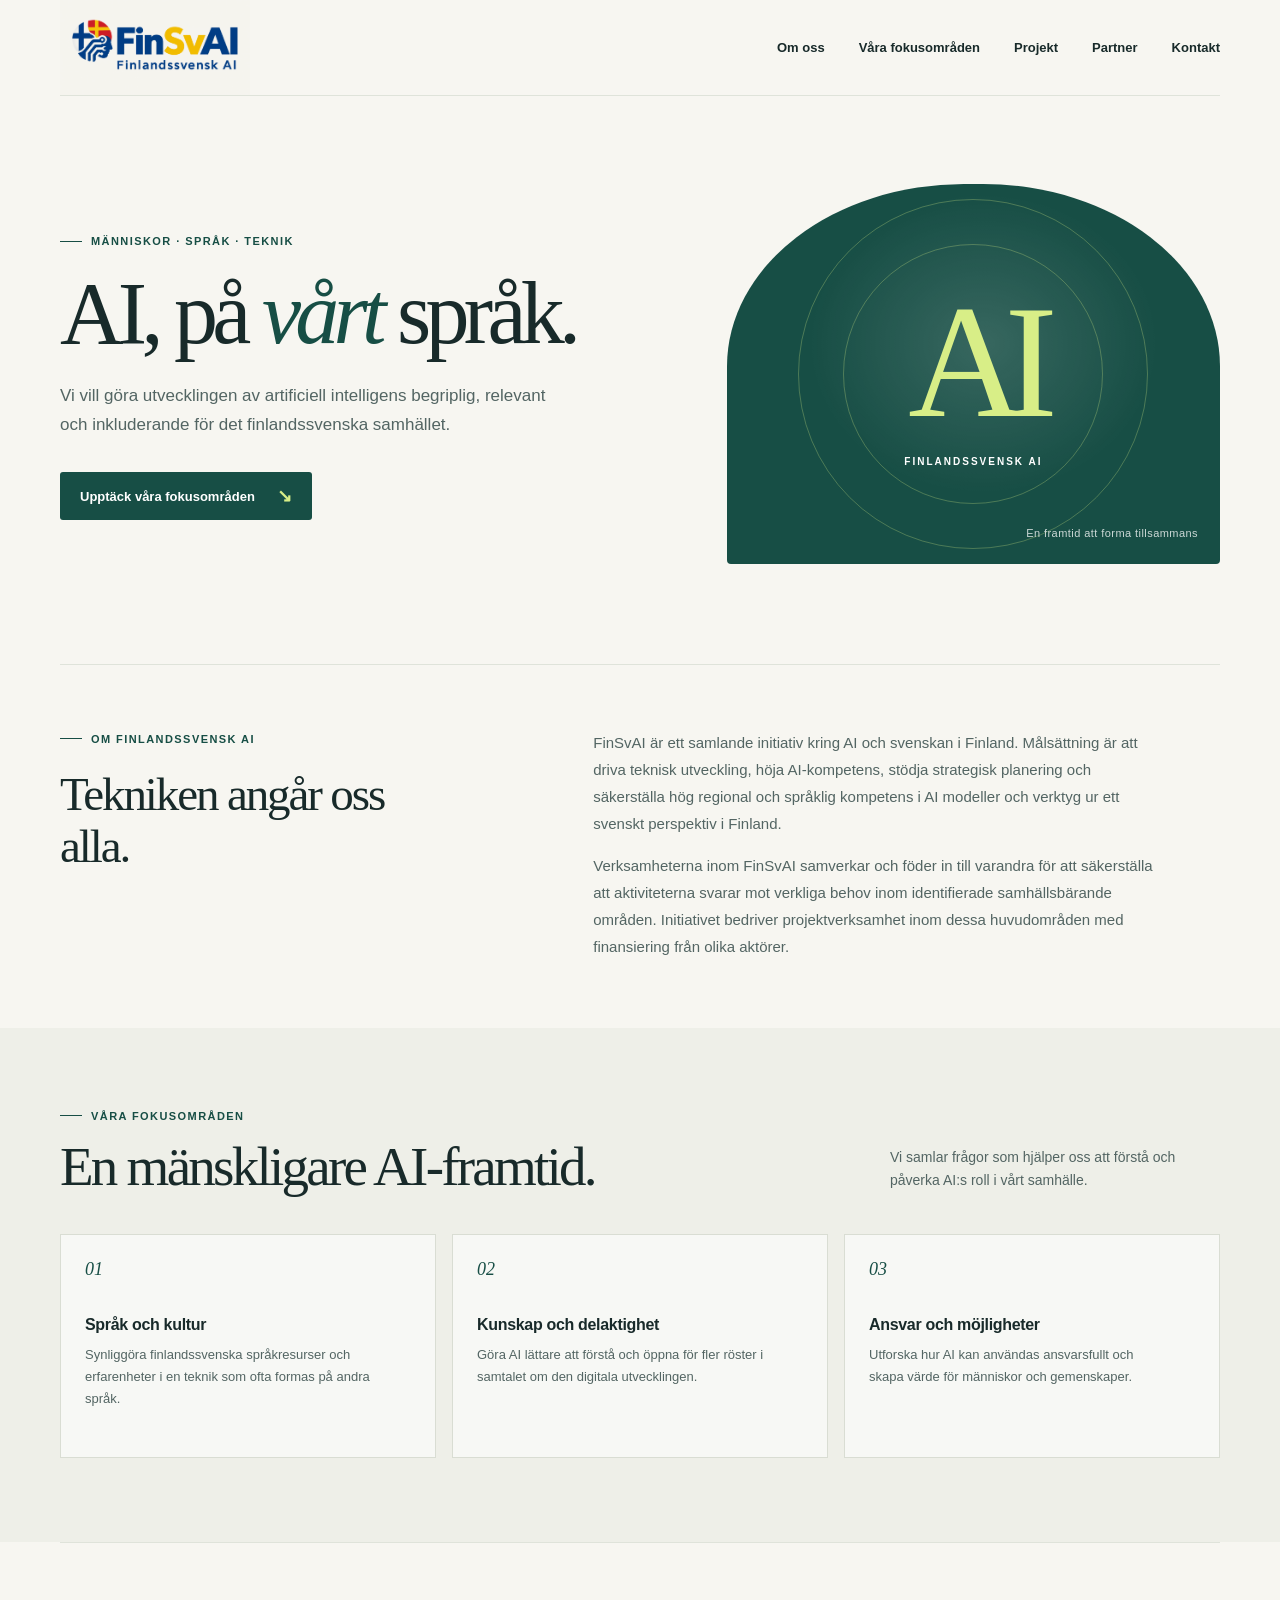
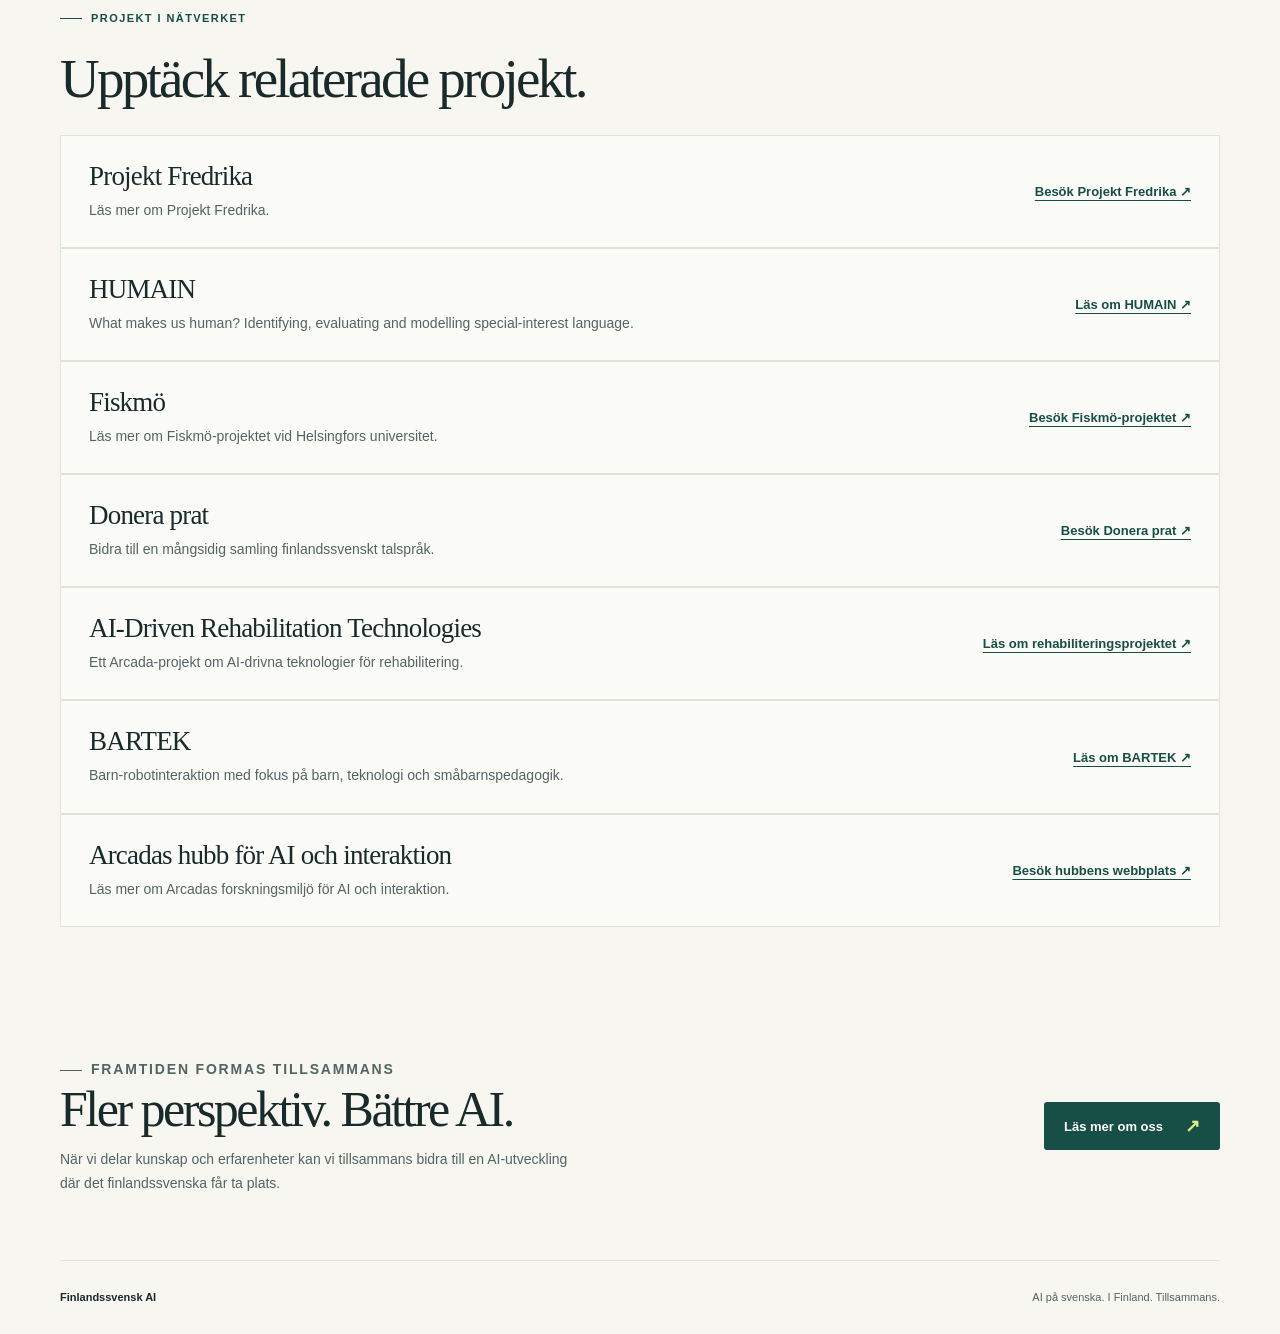
<file: index.html>
<!doctype html>
<html lang="sv">
  <head>
    <meta charset="utf-8">
    <meta name="viewport" content="width=device-width, initial-scale=1">
    <meta name="description" content="Finlandssvensk AI gör utvecklingen av artificiell intelligens begriplig, relevant och inkluderande för det finlandssvenska samhället.">
    <meta name="theme-color" content="#f7f6f1">
    <title>Finlandssvensk AI — AI på vårt språk</title>
    <link rel="stylesheet" href="index.css">
  </head>
  <body>
    <header class="site-header">
      <a class="wordmark" href="#hem" aria-label="Finlandssvensk AI, till startsidan">
        <img src="img/finsvai.png" alt="FinSvAI — Finlandssvensk AI">
      </a>
      <nav class="site-nav" aria-label="Huvudnavigation">
        <a href="#om">Om oss</a>
        <a href="#fokus">Våra fokusområden</a>
        <a href="#projekt">Projekt</a>
        <a href="partner.html">Partner</a>
        <a href="kontakt.html">Kontakt</a>
      </nav>
    </header>

    <main id="hem">
      <section class="hero" aria-labelledby="hero-title">
        <div>
          <p class="eyebrow">Människor · språk · teknik</p>
          <h1 id="hero-title">AI, på <em>vårt</em> språk.</h1>
          <p class="hero-copy">
            Vi vill göra utvecklingen av artificiell intelligens begriplig,
            relevant och inkluderande för det finlandssvenska samhället.
          </p>
          <a class="button" href="#fokus">Upptäck våra fokusområden <span aria-hidden="true">↘</span></a>
        </div>
        <div class="hero-art" aria-label="Illustration med bokstäverna AI">
          <div class="art-center">
            <strong>AI</strong>
            <span>Finlandssvensk AI</span>
          </div>
          <span class="art-note" aria-hidden="true">En framtid att forma tillsammans</span>
        </div>
      </section>

      <section class="intro" id="om" aria-labelledby="intro-title">
        <div>
          <p class="eyebrow">Om Finlandssvensk AI</p>
          <h2 id="intro-title">Tekniken angår oss alla.</h2>
        </div>
        <div class="intro-copy">
          <p>
            FinSvAI är ett samlande initiativ kring AI och svenskan i Finland.
            Målsättning är att driva teknisk utveckling, höja AI-kompetens,
            stödja strategisk planering och säkerställa hög regional och
            språklig kompetens i AI modeller och verktyg ur ett svenskt
            perspektiv i Finland.
          </p>
          <p>
            Verksamheterna inom FinSvAI samverkar och föder in till varandra
            för att säkerställa att aktiviteterna svarar mot verkliga behov
            inom identifierade samhällsbärande områden. Initiativet bedriver
            projektverksamhet inom dessa huvudområden med finansiering från
            olika aktörer.
          </p>
        </div>
      </section>

      <section class="focus" id="fokus" aria-labelledby="focus-title">
        <div class="focus-heading">
          <div>
            <p class="eyebrow">Våra fokusområden</p>
            <h2 id="focus-title">En mänskligare AI-framtid.</h2>
          </div>
          <p>
            Vi samlar frågor som hjälper oss att förstå och påverka AI:s roll
            i vårt samhälle.
          </p>
        </div>
        <div class="focus-grid">
          <article class="focus-card">
            <span class="focus-number">01</span>
            <h3>Språk och kultur</h3>
            <p>
              Synliggöra finlandssvenska språkresurser och erfarenheter i en
              teknik som ofta formas på andra språk.
            </p>
          </article>
          <article class="focus-card">
            <span class="focus-number">02</span>
            <h3>Kunskap och delaktighet</h3>
            <p>
              Göra AI lättare att förstå och öppna för fler röster i samtalet
              om den digitala utvecklingen.
            </p>
          </article>
          <article class="focus-card">
            <span class="focus-number">03</span>
            <h3>Ansvar och möjligheter</h3>
            <p>
              Utforska hur AI kan användas ansvarsfullt och skapa värde för
              människor och gemenskaper.
            </p>
          </article>
        </div>
      </section>

      <section class="projects" id="projekt" aria-labelledby="projects-title">
        <p class="eyebrow">Projekt i nätverket</p>
        <h2 id="projects-title">Upptäck relaterade projekt.</h2>
        <article class="project-card">
          <div>
            <h3>Projekt Fredrika</h3>
            <p>Läs mer om Projekt Fredrika.</p>
          </div>
          <a class="project-link" href="https://projektfredrika.fi" target="_blank" rel="noopener noreferrer">
            Besök Projekt Fredrika <span aria-hidden="true">↗</span>
          </a>
        </article>
        <article class="project-card">
          <div>
            <h3>HUMAIN</h3>
            <p>
              What makes us human? Identifying, evaluating and modelling
              special-interest language.
            </p>
          </div>
          <a class="project-link" href="https://researchportal.helsinki.fi/sv/projects/what-makes-us-human-identifying-evaluating-and-modelling-speciali/" target="_blank" rel="noopener noreferrer">
            Läs om HUMAIN <span aria-hidden="true">↗</span>
          </a>
        </article>
        <article class="project-card">
          <div>
            <h3>Fiskmö</h3>
            <p>Läs mer om Fiskmö-projektet vid Helsingfors universitet.</p>
          </div>
          <a class="project-link" href="https://blogs.helsinki.fi/fiskmo-project/" target="_blank" rel="noopener noreferrer">
            Besök Fiskmö-projektet <span aria-hidden="true">↗</span>
          </a>
        </article>
        <article class="project-card">
          <div>
            <h3>Donera prat</h3>
            <p>Bidra till en mångsidig samling finlandssvenskt talspråk.</p>
          </div>
          <a class="project-link" href="https://www.kielipankki.fi/donera-prat/" target="_blank" rel="noopener noreferrer">
            Besök Donera prat <span aria-hidden="true">↗</span>
          </a>
        </article>
        <article class="project-card">
          <div>
            <h3>AI-Driven Rehabilitation Technologies</h3>
            <p>
              Ett Arcada-projekt om AI-drivna teknologier för rehabilitering.
            </p>
          </div>
          <a class="project-link" href="https://www.arcada.fi/en/research/projects/ai-driven-rehabilitation-technologies" target="_blank" rel="noopener noreferrer">
            Läs om rehabiliteringsprojektet <span aria-hidden="true">↗</span>
          </a>
        </article>
        <article class="project-card">
          <div>
            <h3>BARTEK</h3>
            <p>
              Barn-robotinteraktion med fokus på barn, teknologi och
              småbarnspedagogik.
            </p>
          </div>
          <a class="project-link" href="https://www.arcada.fi/sv/forskning/projekt/barn-robotinteraktion-ett-projekt-med-fokus-pa-barn-teknologi-och-smabarnspedagogik-bartek" target="_blank" rel="noopener noreferrer">
            Läs om BARTEK <span aria-hidden="true">↗</span>
          </a>
        </article>
        <article class="project-card">
          <div>
            <h3>Arcadas hubb för AI och interaktion</h3>
            <p>
              Läs mer om Arcadas forskningsmiljö för AI och interaktion.
            </p>
          </div>
          <a class="project-link" href="https://www.arcada.fi/sv/forskning/miljoer/arcadas-hubb-ai-och-interaktion" target="_blank" rel="noopener noreferrer">
            Besök hubbens webbplats <span aria-hidden="true">↗</span>
          </a>
        </article>
      </section>

      <section class="closing" aria-labelledby="closing-title">
        <div>
          <p class="eyebrow">Framtiden formas tillsammans</p>
          <h2 id="closing-title">Fler perspektiv. Bättre AI.</h2>
          <p>
            När vi delar kunskap och erfarenheter kan vi tillsammans bidra
            till en AI-utveckling där det finlandssvenska får ta plats.
          </p>
        </div>
        <a class="button" href="#om">Läs mer om oss <span aria-hidden="true">↗</span></a>
      </section>
    </main>

    <footer class="site-footer">
      <span class="footer-name">Finlandssvensk AI</span>
      <span>AI på svenska. I Finland. Tillsammans.</span>
    </footer>
  </body>
</html>
</file>
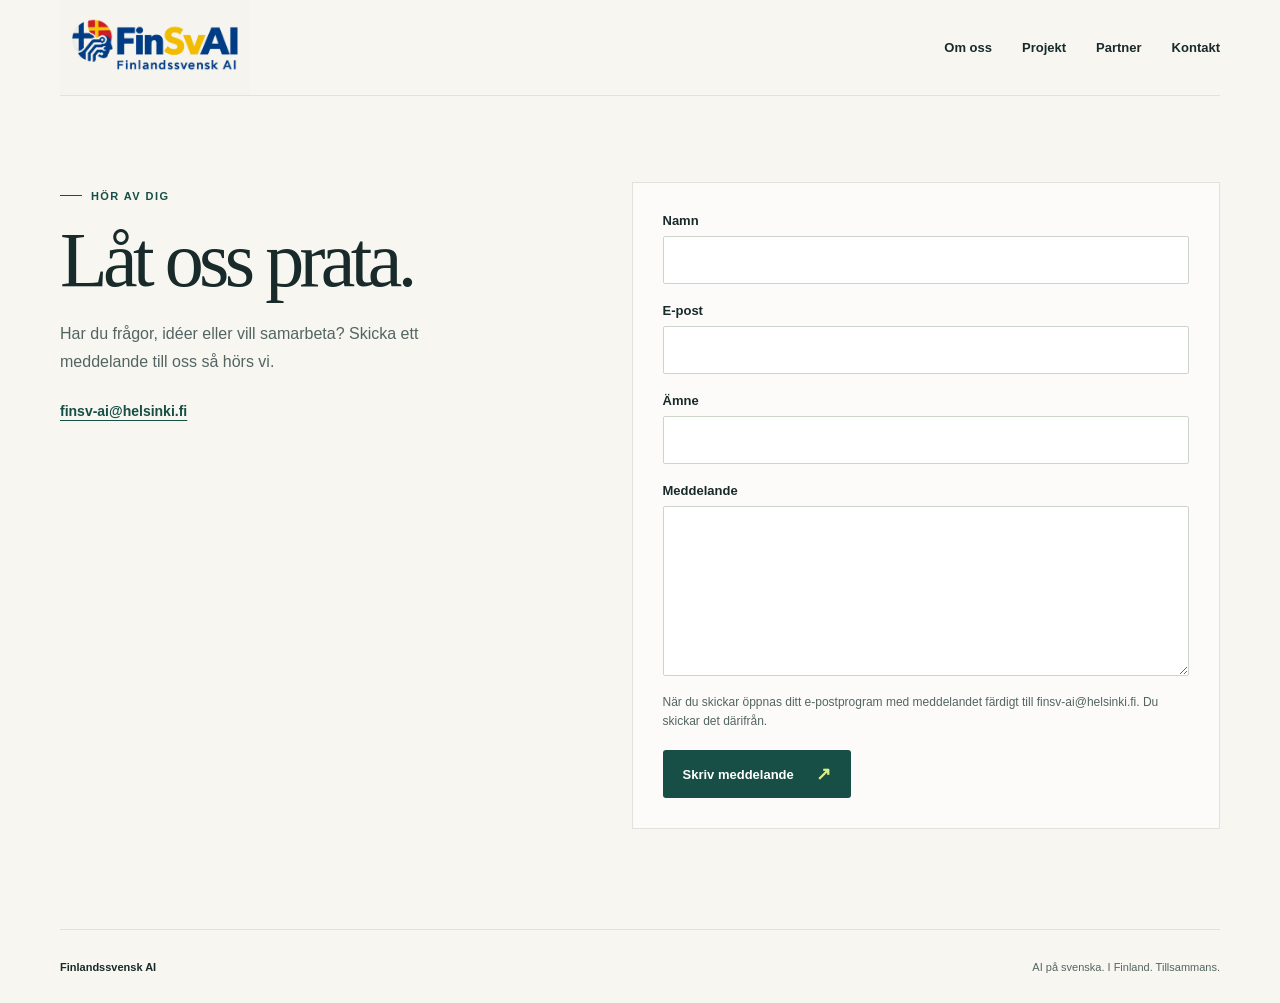
<file: kontakt.html>
<!doctype html>
<html lang="sv">
  <head>
    <meta charset="utf-8">
    <meta name="viewport" content="width=device-width, initial-scale=1">
    <meta name="description" content="Kontakta Finlandssvensk AI.">
    <meta name="theme-color" content="#f7f6f1">
    <title>Kontakt — Finlandssvensk AI</title>
    <link rel="stylesheet" href="kontakt.css">
  </head>
  <body>
    <header class="site-header">
      <a class="wordmark" href="index.html" aria-label="Finlandssvensk AI, till startsidan">
        <img src="img/finsvai.png" alt="FinSvAI — Finlandssvensk AI">
      </a>
      <nav class="site-nav" aria-label="Huvudnavigation">
        <a href="index.html#om">Om oss</a>
        <a href="index.html#projekt">Projekt</a>
        <a href="partner.html">Partner</a>
        <a href="kontakt.html" aria-current="page">Kontakt</a>
      </nav>
    </header>

    <main>
      <div class="contact-layout">
        <section aria-labelledby="contact-title">
          <p class="eyebrow">Hör av dig</p>
          <h1 id="contact-title">Låt oss prata.</h1>
          <p class="intro">
            Har du frågor, idéer eller vill samarbeta? Skicka ett meddelande
            till oss så hörs vi.
          </p>
          <a class="email-link" href="mailto:finsv-ai@helsinki.fi">finsv-ai@helsinki.fi</a>
        </section>

        <form class="contact-form" id="contact-form" action="mailto:finsv-ai@helsinki.fi" method="post" enctype="text/plain">
          <div class="field">
            <label for="name">Namn</label>
            <input id="name" name="name" type="text" autocomplete="name" required>
          </div>
          <div class="field">
            <label for="email">E-post</label>
            <input id="email" name="email" type="email" autocomplete="email" required>
          </div>
          <div class="field">
            <label for="subject">Ämne</label>
            <input id="subject" name="subject" type="text" required>
          </div>
          <div class="field">
            <label for="message">Meddelande</label>
            <textarea id="message" name="message" rows="6" required></textarea>
          </div>
          <p class="form-note">
            När du skickar öppnas ditt e-postprogram med meddelandet färdigt
            till finsv-ai@helsinki.fi. Du skickar det därifrån.
          </p>
          <button class="button" type="submit">Skriv meddelande <span aria-hidden="true">↗</span></button>
        </form>
      </div>
    </main>

    <footer class="site-footer">
      <span class="footer-name">Finlandssvensk AI</span>
      <span>AI på svenska. I Finland. Tillsammans.</span>
    </footer>

    <script>
      document.getElementById("contact-form").addEventListener("submit", (event) => {
        event.preventDefault();
        const form = event.currentTarget;
        const data = new FormData(form);
        const subject = `[FinSvAI] ${data.get("subject")}`;
        const body = [
          `Namn: ${data.get("name")}`,
          `E-post: ${data.get("email")}`,
          "",
          data.get("message"),
        ].join("\n");
        window.location.href =
          `mailto:finsv-ai@helsinki.fi?subject=${encodeURIComponent(subject)}&body=${encodeURIComponent(body)}`;
      });
    </script>
  </body>
</html>
</file>
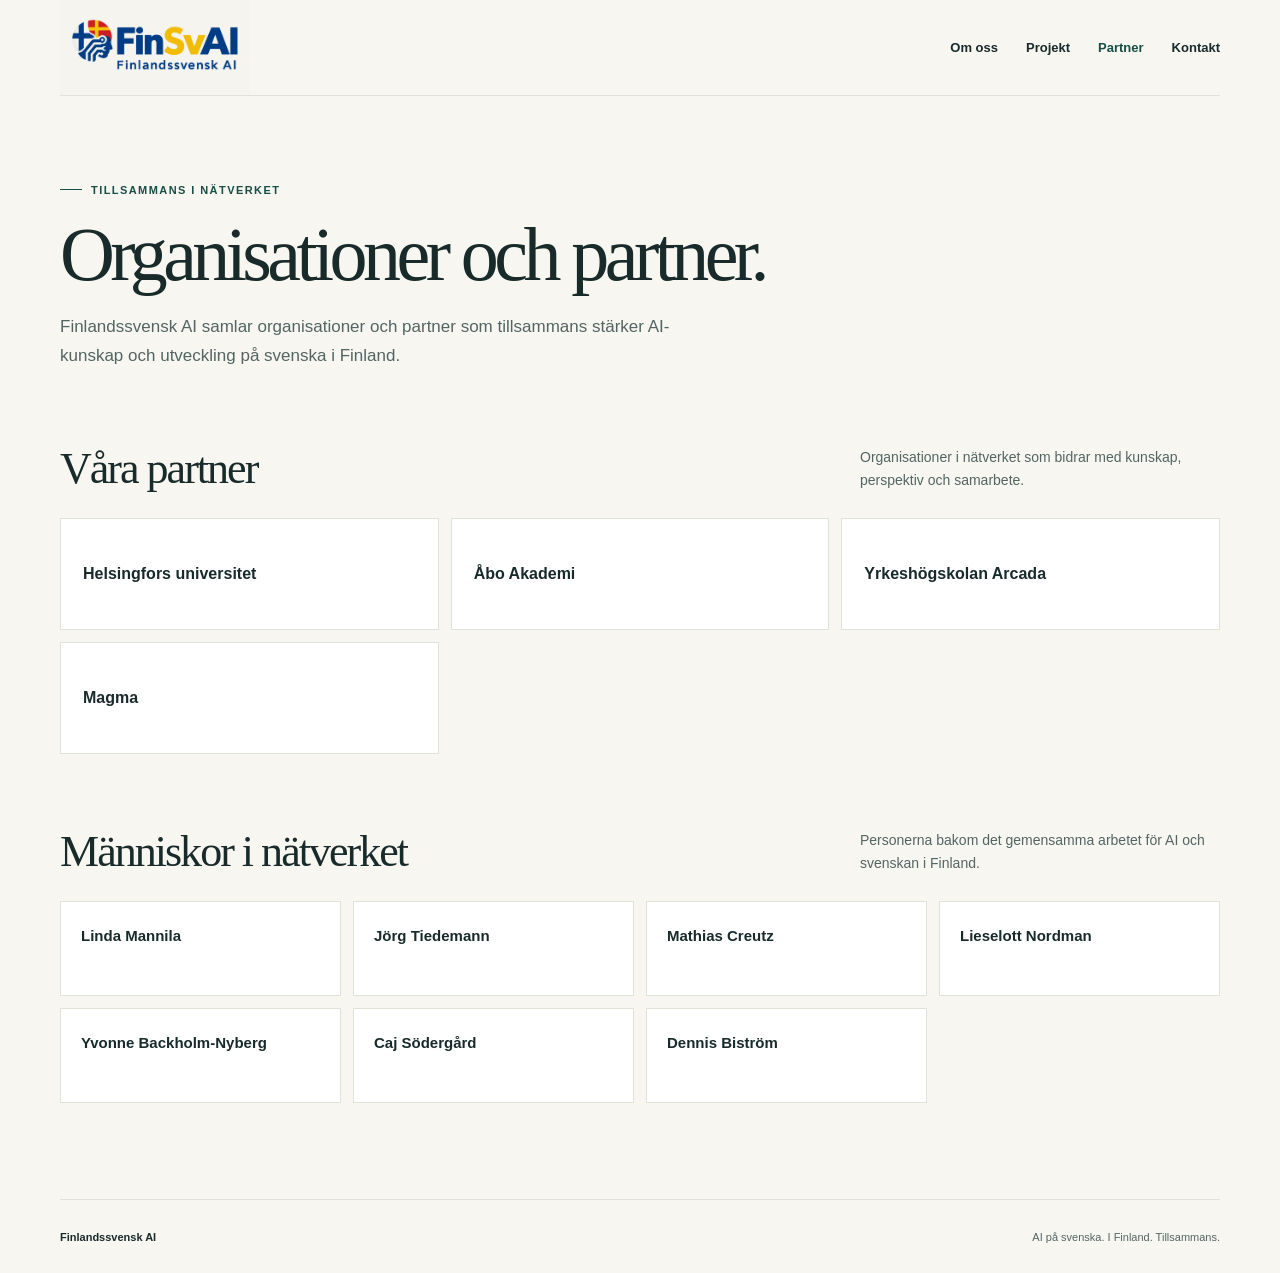
<file: partner.html>
<!doctype html>
<html lang="sv">
  <head>
    <meta charset="utf-8">
    <meta name="viewport" content="width=device-width, initial-scale=1">
    <meta name="description" content="Organisationer och partner i Finlandssvensk AI:s nätverk.">
    <meta name="theme-color" content="#f7f6f1">
    <title>Organisationer och partner — Finlandssvensk AI</title>
    <link rel="stylesheet" href="partner.css">
  </head>
  <body>
    <header class="site-header">
      <a class="wordmark" href="index.html" aria-label="Finlandssvensk AI, till startsidan">
        <img src="img/finsvai.png" alt="FinSvAI — Finlandssvensk AI">
      </a>
      <nav class="site-nav" aria-label="Huvudnavigation">
        <a href="index.html#om">Om oss</a>
        <a href="index.html#projekt">Projekt</a>
        <a href="partner.html" aria-current="page">Partner</a>
        <a href="kontakt.html">Kontakt</a>
      </nav>
    </header>

    <main>
      <section aria-labelledby="page-title">
        <p class="eyebrow">Tillsammans i nätverket</p>
        <h1 id="page-title">Organisationer och partner.</h1>
        <p class="intro">
          Finlandssvensk AI samlar organisationer och partner som tillsammans
          stärker AI-kunskap och utveckling på svenska i Finland.
        </p>
      </section>

      <section class="network-section" aria-labelledby="partners-title">
        <div class="section-heading">
          <h2 id="partners-title">Våra partner</h2>
          <p class="section-note">
            Organisationer i nätverket som bidrar med kunskap, perspektiv och samarbete.
          </p>
        </div>
        <div class="partner-grid">
          <div class="partner-card">Helsingfors universitet</div>
          <div class="partner-card">Åbo Akademi</div>
          <div class="partner-card">Yrkeshögskolan Arcada</div>
          <div class="partner-card">Magma</div>
	  <!--
          <div class="partner-card">Svenska litteratursällskapet i Finland (SLS)</div>
          <div class="partner-card">Svenska kulturfonden</div>
          <div class="partner-card">Svenska folkskolans vänner (SFV)</div>
	  -->
        </div>
      </section>

      <section class="network-section" aria-labelledby="people-title">
        <div class="section-heading">
          <h2 id="people-title">Människor i nätverket</h2>
          <p class="section-note">
            Personerna bakom det gemensamma arbetet för AI och svenskan i Finland.
          </p>
        </div>
        <div class="people-grid">
          <div class="person-card">Linda Mannila</div>
          <div class="person-card">Jörg Tiedemann</div>
          <div class="person-card">Mathias Creutz</div>
          <!-- <div class="person-card">Krister Lindén</div> -->
          <div class="person-card">Lieselott Nordman</div>
          <div class="person-card">Yvonne Backholm-Nyberg</div>
          <div class="person-card">Caj Södergård</div>
          <div class="person-card">Dennis Biström</div>
	  <!-- 
          <div class="person-card">Sebastian Köhler</div>
          <div class="person-card">Kaj Arnö</div>
          <div class="person-card">Patrik Floreen</div>
	  -->
        </div>
      </section>
    </main>

    <footer class="site-footer">
      <span class="footer-name">Finlandssvensk AI</span>
      <span>AI på svenska. I Finland. Tillsammans.</span>
    </footer>
  </body>
</html>
</file>
<file: index.css>
:root {
  color-scheme: light;
  --ink: #182a2a;
  --muted: #536563;
  --paper: #f7f6f1;
  --white: #fff;
  --green: #174e45;
  --green-dark: #123b35;
  --lime: #d8ee87;
  --line: #dfe3da;
  --serif: Georgia, "Times New Roman", serif;
  --sans: "Avenir Next", Avenir, "Segoe UI", sans-serif;
}

*,
*::before,
*::after {
  box-sizing: border-box;
}

html {
  scroll-behavior: smooth;
}

body {
  margin: 0;
  background: var(--paper);
  color: var(--ink);
  font-family: var(--sans);
  -webkit-font-smoothing: antialiased;
}

a {
  color: inherit;
}

a:focus-visible {
  outline: 3px solid #9bb44e;
  outline-offset: 4px;
}

.site-header,
main,
.site-footer {
  width: min(1160px, calc(100% - 48px));
  margin-inline: auto;
}

.site-header {
  display: flex;
  align-items: center;
  justify-content: space-between;
  min-height: 88px;
  border-bottom: 1px solid var(--line);
}

.wordmark {
  display: inline-flex;
  align-items: center;
  text-decoration: none;
}

.wordmark img {
  display: block;
  width: 190px;
  height: auto;
  mix-blend-mode: multiply;
}

.site-nav {
  display: flex;
  gap: 34px;
  align-items: center;
  font-size: 13px;
  font-weight: 600;
}

.site-nav a {
  text-decoration: none;
}

.site-nav a:hover {
  color: var(--green);
}

.hero {
  display: grid;
  grid-template-columns: 1.1fr 0.9fr;
  gap: 64px;
  align-items: center;
  padding-block: 88px 100px;
}

.eyebrow {
  display: inline-flex;
  align-items: center;
  gap: 9px;
  margin: 0 0 23px;
  color: var(--green);
  font-size: 11px;
  font-weight: 750;
  letter-spacing: 0.13em;
  text-transform: uppercase;
}

.eyebrow::before {
  width: 22px;
  height: 1px;
  background: currentColor;
  content: "";
}

h1,
h2,
h3,
p {
  margin-top: 0;
}

h1 {
  max-width: 640px;
  margin-bottom: 23px;
  font-family: var(--serif);
  font-size: clamp(56px, 7.2vw, 88px);
  font-weight: 400;
  letter-spacing: -0.065em;
  line-height: 0.99;
}

h1 em {
  color: var(--green);
  font-weight: 400;
}

.hero-copy {
  max-width: 490px;
  margin-bottom: 32px;
  color: var(--muted);
  font-size: 17px;
  line-height: 1.75;
}

.button {
  display: inline-flex;
  min-height: 48px;
  align-items: center;
  gap: 22px;
  padding: 0 20px;
  border-radius: 3px;
  background: var(--green);
  color: var(--white);
  font-size: 13px;
  font-weight: 650;
  text-decoration: none;
  transition: background 160ms ease, transform 160ms ease;
}

.button:hover {
  transform: translateY(-2px);
  background: var(--green-dark);
}

.button span {
  color: var(--lime);
  font-size: 18px;
}

.hero-art {
  position: relative;
  display: grid;
  min-height: 380px;
  overflow: hidden;
  place-items: center;
  border-radius: 48% 48% 4px 4px;
  background:
    radial-gradient(ellipse at 52% 42%, rgb(255 255 255 / 14%), transparent 48%),
    var(--green);
  color: var(--white);
}

.hero-art::before,
.hero-art::after {
  position: absolute;
  width: 260px;
  height: 260px;
  border: 1px solid rgb(216 238 135 / 28%);
  border-radius: 50%;
  content: "";
}

.hero-art::after {
  width: 350px;
  height: 350px;
}

.art-center {
  position: relative;
  z-index: 1;
  text-align: center;
}

.art-center strong {
  display: block;
  color: var(--lime);
  font-family: var(--serif);
  font-size: clamp(100px, 14vw, 160px);
  font-weight: 400;
  letter-spacing: -0.12em;
  line-height: 1;
}

.art-center span {
  display: block;
  margin-top: 14px;
  font-size: 10px;
  font-weight: 650;
  letter-spacing: 0.2em;
  text-transform: uppercase;
}

.art-note {
  position: absolute;
  z-index: 1;
  right: 22px;
  bottom: 25px;
  color: rgb(255 255 255 / 78%);
  font-size: 11px;
  letter-spacing: 0.04em;
}

.intro {
  display: grid;
  grid-template-columns: 0.85fr 1.15fr;
  gap: 70px;
  padding: 60px 0 68px;
  border-top: 1px solid var(--line);
}

.intro h2 {
  max-width: 390px;
  margin-bottom: 0;
  font-family: var(--serif);
  font-size: clamp(34px, 4vw, 47px);
  font-weight: 400;
  letter-spacing: -0.045em;
  line-height: 1.12;
}

.intro-copy {
  max-width: 570px;
  padding-top: 4px;
  color: var(--muted);
  font-size: 15px;
  line-height: 1.8;
}

.intro-copy p:last-child {
  margin-bottom: 0;
}

.focus {
  margin-inline: calc((min(1160px, 100vw - 48px) - 100vw) / 2);
  padding: 74px max(24px, calc((100vw - 1160px) / 2)) 84px;
  background: #eeefe8;
}

.focus-heading {
  display: flex;
  align-items: end;
  justify-content: space-between;
  gap: 24px;
  margin-bottom: 36px;
}

.focus-heading .eyebrow {
  margin-bottom: 13px;
}

.focus-heading h2 {
  margin-bottom: 0;
  font-family: var(--serif);
  font-size: clamp(38px, 5vw, 55px);
  font-weight: 400;
  letter-spacing: -0.05em;
}

.focus-heading > p {
  max-width: 330px;
  margin-bottom: 5px;
  color: var(--muted);
  font-size: 14px;
  line-height: 1.65;
}

.focus-grid {
  display: grid;
  grid-template-columns: repeat(3, 1fr);
  gap: 16px;
}

.focus-card {
  min-height: 224px;
  padding: 24px;
  border: 1px solid #d9ddd3;
  background: rgb(255 255 255 / 58%);
}

.focus-number {
  display: block;
  margin-bottom: 36px;
  color: var(--green);
  font-family: var(--serif);
  font-size: 18px;
  font-style: italic;
}

.focus-card h3 {
  margin-bottom: 10px;
  font-size: 16px;
  letter-spacing: -0.02em;
}

.focus-card p {
  max-width: 300px;
  margin-bottom: 0;
  color: var(--muted);
  font-size: 13px;
  line-height: 1.7;
}

.closing {
  display: grid;
  grid-template-columns: 1fr auto;
  gap: 30px;
  align-items: center;
  padding: 64px 0;
}

.projects {
  padding: 62px 0 66px;
  border-top: 1px solid var(--line);
}

.projects h2 {
  margin-bottom: 25px;
  font-family: var(--serif);
  font-size: clamp(38px, 5vw, 55px);
  font-weight: 400;
  letter-spacing: -0.05em;
}

.project-card {
  display: flex;
  align-items: center;
  justify-content: space-between;
  gap: 28px;
  padding: 25px 28px;
  border: 1px solid var(--line);
  background: rgb(255 255 255 / 55%);
}

.project-card h3 {
  margin-bottom: 7px;
  font-family: var(--serif);
  font-size: 27px;
  font-weight: 400;
  letter-spacing: -0.03em;
}

.project-card p {
  margin-bottom: 0;
  color: var(--muted);
  font-size: 14px;
  line-height: 1.65;
}

.project-link {
  flex: 0 0 auto;
  color: var(--green);
  font-size: 13px;
  font-weight: 700;
  text-decoration-thickness: 1px;
  text-underline-offset: 4px;
}

.closing h2 {
  max-width: 570px;
  margin-bottom: 12px;
  font-family: var(--serif);
  font-size: clamp(34px, 4.5vw, 50px);
  font-weight: 400;
  letter-spacing: -0.05em;
  line-height: 1.08;
}

.closing p {
  max-width: 510px;
  margin-bottom: 0;
  color: var(--muted);
  font-size: 14px;
  line-height: 1.7;
}

.site-footer {
  display: flex;
  min-height: 74px;
  align-items: center;
  justify-content: space-between;
  gap: 20px;
  border-top: 1px solid var(--line);
  color: var(--muted);
  font-size: 11px;
}

.footer-name {
  color: var(--ink);
  font-weight: 700;
}

@media (max-width: 760px) {
  .site-header,
  main,
  .site-footer {
    width: min(100% - 36px, 560px);
  }

  .site-header {
    min-height: 72px;
  }

  .site-nav {
    gap: 18px;
    font-size: 12px;
  }

  .hero {
    grid-template-columns: 1fr;
    gap: 42px;
    padding-block: 65px 72px;
  }

  .hero-art {
    min-height: 310px;
    border-radius: 48% 48% 4px 4px;
  }

  .intro {
    grid-template-columns: 1fr;
    gap: 24px;
    padding-block: 48px 55px;
  }

  .focus {
    margin-inline: calc((min(560px, 100vw - 36px) - 100vw) / 2);
    padding: 56px max(18px, calc((100vw - 560px) / 2)) 62px;
  }

  .focus-heading {
    align-items: start;
    flex-direction: column;
    gap: 13px;
  }

  .focus-grid {
    grid-template-columns: 1fr;
    gap: 12px;
  }

  .focus-card {
    min-height: 0;
  }

  .focus-number {
    margin-bottom: 22px;
  }

  .closing {
    grid-template-columns: 1fr;
    gap: 23px;
    padding-block: 52px;
  }

  .projects {
    padding-block: 48px 54px;
  }

  .project-card {
    align-items: flex-start;
    flex-direction: column;
    gap: 18px;
    padding: 21px;
  }
}

@media (max-width: 420px) {
  .wordmark {
    flex: 0 0 auto;
  }

  .wordmark img {
    width: 160px;
  }

  .site-header {
    flex-wrap: wrap;
    gap: 10px;
    padding-block: 12px;
  }

  .site-nav {
    width: 100%;
    justify-content: space-between;
    gap: 8px;
    font-size: 11px;
  }

  .site-footer {
    align-items: flex-start;
    flex-direction: column;
    justify-content: center;
    padding-block: 17px;
  }
}

@media (prefers-reduced-motion: reduce) {
  html {
    scroll-behavior: auto;
  }

  *,
  *::before,
  *::after {
    transition-duration: 0.01ms !important;
  }
}
</file>
<file: kontakt.css>
:root {
  color-scheme: light;
  --ink: #182a2a;
  --muted: #536563;
  --paper: #f7f6f1;
  --white: #fff;
  --green: #174e45;
  --green-dark: #123b35;
  --lime: #d8ee87;
  --line: #dfe3da;
  --serif: Georgia, "Times New Roman", serif;
  --sans: "Avenir Next", Avenir, "Segoe UI", sans-serif;
}

*,
*::before,
*::after {
  box-sizing: border-box;
}

body {
  margin: 0;
  background: var(--paper);
  color: var(--ink);
  font-family: var(--sans);
  -webkit-font-smoothing: antialiased;
}

a {
  color: inherit;
}

a:focus-visible,
input:focus-visible,
textarea:focus-visible,
button:focus-visible {
  outline: 3px solid #9bb44e;
  outline-offset: 4px;
}

.site-header,
main,
.site-footer {
  width: min(1160px, calc(100% - 48px));
  margin-inline: auto;
}

.site-header {
  display: flex;
  align-items: center;
  justify-content: space-between;
  min-height: 88px;
  border-bottom: 1px solid var(--line);
}

.wordmark {
  display: inline-flex;
  align-items: center;
  text-decoration: none;
}

.wordmark img {
  display: block;
  width: 190px;
  height: auto;
  mix-blend-mode: multiply;
}

.site-nav {
  display: flex;
  gap: 30px;
  align-items: center;
  font-size: 13px;
  font-weight: 600;
}

.site-nav a {
  text-decoration: none;
}

.site-nav a:hover {
  color: var(--green);
}

main {
  min-height: calc(100vh - 163px);
  padding-block: 86px 100px;
}

.eyebrow {
  display: inline-flex;
  align-items: center;
  gap: 9px;
  margin: 0 0 20px;
  color: var(--green);
  font-size: 11px;
  font-weight: 750;
  letter-spacing: 0.13em;
  text-transform: uppercase;
}

.eyebrow::before {
  width: 22px;
  height: 1px;
  background: currentColor;
  content: "";
}

.contact-layout {
  display: grid;
  grid-template-columns: 0.9fr 1.1fr;
  gap: 90px;
  align-items: start;
}

h1 {
  max-width: 460px;
  margin: 0 0 22px;
  font-family: var(--serif);
  font-size: clamp(52px, 7vw, 78px);
  font-weight: 400;
  letter-spacing: -0.06em;
  line-height: 0.98;
}

.intro {
  max-width: 390px;
  margin-bottom: 26px;
  color: var(--muted);
  font-size: 16px;
  line-height: 1.75;
}

.email-link {
  color: var(--green);
  font-size: 14px;
  font-weight: 700;
  text-underline-offset: 4px;
}

.contact-form {
  display: grid;
  gap: 19px;
  padding: 30px;
  border: 1px solid var(--line);
  background: rgb(255 255 255 / 62%);
}

.field {
  display: grid;
  gap: 8px;
}

label {
  font-size: 13px;
  font-weight: 650;
}

input,
textarea {
  width: 100%;
  border: 1px solid #cdd5ca;
  border-radius: 2px;
  background: var(--white);
  color: var(--ink);
  font: inherit;
  font-size: 15px;
}

input {
  min-height: 48px;
  padding: 10px 12px;
}

textarea {
  min-height: 170px;
  padding: 12px;
  resize: vertical;
}

input::placeholder,
textarea::placeholder {
  color: #75817d;
}

.form-note {
  margin: -2px 0 0;
  color: var(--muted);
  font-size: 12px;
  line-height: 1.6;
}

.button {
  display: inline-flex;
  width: fit-content;
  min-height: 48px;
  align-items: center;
  gap: 22px;
  padding: 0 20px;
  border: 0;
  border-radius: 3px;
  background: var(--green);
  color: var(--white);
  cursor: pointer;
  font: inherit;
  font-size: 13px;
  font-weight: 650;
  transition: background 160ms ease, transform 160ms ease;
}

.button:hover {
  transform: translateY(-2px);
  background: var(--green-dark);
}

.button span {
  color: var(--lime);
  font-size: 18px;
}

.site-footer {
  display: flex;
  min-height: 74px;
  align-items: center;
  justify-content: space-between;
  gap: 20px;
  border-top: 1px solid var(--line);
  color: var(--muted);
  font-size: 11px;
}

.footer-name {
  color: var(--ink);
  font-weight: 700;
}

@media (max-width: 760px) {
  .site-header,
  main,
  .site-footer {
    width: min(100% - 36px, 560px);
  }

  .site-header {
    min-height: 72px;
  }

  .site-nav {
    gap: 16px;
    font-size: 12px;
  }

  main {
    min-height: calc(100vh - 145px);
    padding-block: 62px 70px;
  }

  .contact-layout {
    grid-template-columns: 1fr;
    gap: 35px;
  }

  .contact-form {
    padding: 22px;
  }
}

@media (max-width: 420px) {
  .wordmark {
    flex: 0 0 auto;
  }

  .wordmark img {
    width: 160px;
  }

  .site-header {
    flex-wrap: wrap;
    gap: 10px;
    padding-block: 12px;
  }

  .site-nav {
    width: 100%;
    justify-content: space-between;
    gap: 8px;
    font-size: 11px;
  }

  .site-footer {
    align-items: flex-start;
    flex-direction: column;
    justify-content: center;
    padding-block: 17px;
  }
}

@media (prefers-reduced-motion: reduce) {
  *,
  *::before,
  *::after {
    transition-duration: 0.01ms !important;
  }
}
</file>
<file: partner.css>
:root {
  color-scheme: light;
  --ink: #182a2a;
  --muted: #536563;
  --paper: #f7f6f1;
  --white: #fff;
  --green: #174e45;
  --line: #dfe3da;
  --serif: Georgia, "Times New Roman", serif;
  --sans: "Avenir Next", Avenir, "Segoe UI", sans-serif;
}

*,
*::before,
*::after {
  box-sizing: border-box;
}

body {
  margin: 0;
  background: var(--paper);
  color: var(--ink);
  font-family: var(--sans);
  -webkit-font-smoothing: antialiased;
}

a {
  color: inherit;
}

a:focus-visible {
  outline: 3px solid #9bb44e;
  outline-offset: 4px;
}

.site-header,
main,
.site-footer {
  width: min(1160px, calc(100% - 48px));
  margin-inline: auto;
}

.site-header {
  display: flex;
  align-items: center;
  justify-content: space-between;
  min-height: 88px;
  border-bottom: 1px solid var(--line);
}

.wordmark {
  display: inline-flex;
  align-items: center;
  text-decoration: none;
}

.wordmark img {
  display: block;
  width: 190px;
  height: auto;
  mix-blend-mode: multiply;
}

.site-nav {
  display: flex;
  gap: 28px;
  align-items: center;
  font-size: 13px;
  font-weight: 600;
}

.site-nav a {
  text-decoration: none;
}

.site-nav a:hover,
.site-nav a[aria-current="page"] {
  color: var(--green);
}

main {
  padding-block: 80px 96px;
}

.eyebrow {
  display: inline-flex;
  align-items: center;
  gap: 9px;
  margin: 0 0 20px;
  color: var(--green);
  font-size: 11px;
  font-weight: 750;
  letter-spacing: 0.13em;
  text-transform: uppercase;
}

.eyebrow::before {
  width: 22px;
  height: 1px;
  background: currentColor;
  content: "";
}

h1,
h2,
p {
  margin-top: 0;
}

h1,
h2 {
  font-family: var(--serif);
  font-weight: 400;
}

h1 {
  max-width: 780px;
  margin-bottom: 20px;
  font-size: clamp(48px, 7vw, 76px);
  letter-spacing: -0.06em;
  line-height: 1;
}

.intro {
  max-width: 610px;
  margin-bottom: 0;
  color: var(--muted);
  font-size: 17px;
  line-height: 1.75;
}

.network-section {
  margin-top: 72px;
}

.section-heading {
  display: flex;
  align-items: end;
  justify-content: space-between;
  gap: 24px;
  margin-bottom: 24px;
}

h2 {
  margin-bottom: 0;
  font-size: clamp(32px, 4vw, 44px);
  letter-spacing: -0.045em;
}

.section-note {
  max-width: 360px;
  margin-bottom: 3px;
  color: var(--muted);
  font-size: 14px;
  line-height: 1.6;
}

.partner-grid,
.people-grid {
  display: grid;
  gap: 12px;
}

.partner-grid {
  grid-template-columns: repeat(3, minmax(0, 1fr));
}

.partner-card,
.person-card {
  border: 1px solid var(--line);
  background: var(--white);
}

.partner-card {
  display: flex;
  min-height: 112px;
  align-items: center;
  padding: 22px;
  font-size: 16px;
  font-weight: 650;
  line-height: 1.45;
}

.people-grid {
  grid-template-columns: repeat(4, minmax(0, 1fr));
}

.person-card {
  min-height: 95px;
  padding: 23px 20px;
  font-size: 15px;
  font-weight: 650;
  line-height: 1.5;
}

.site-footer {
  display: flex;
  min-height: 74px;
  align-items: center;
  justify-content: space-between;
  gap: 20px;
  border-top: 1px solid var(--line);
  color: var(--muted);
  font-size: 11px;
}

.footer-name {
  color: var(--ink);
  font-weight: 700;
}

@media (max-width: 760px) {
  .site-header,
  main,
  .site-footer {
    width: min(100% - 36px, 560px);
  }

  .site-header {
    min-height: 72px;
  }

  .site-nav {
    gap: 14px;
    font-size: 12px;
  }

  main {
    padding-block: 62px 72px;
  }

  .network-section {
    margin-top: 58px;
  }

  .section-heading {
    align-items: flex-start;
    flex-direction: column;
    gap: 12px;
  }

  .partner-grid {
    grid-template-columns: repeat(2, minmax(0, 1fr));
  }

  .people-grid {
    grid-template-columns: repeat(2, minmax(0, 1fr));
  }
}

@media (max-width: 520px) {
  .site-header {
    flex-wrap: wrap;
    gap: 10px;
    padding-block: 12px;
  }

  .wordmark img {
    width: 160px;
  }

  .site-nav {
    width: 100%;
    justify-content: space-between;
    gap: 8px;
    font-size: 11px;
  }

  .partner-grid {
    grid-template-columns: 1fr;
  }

  .partner-card {
    min-height: 82px;
  }

  .person-card {
    min-height: 86px;
    padding: 18px 15px;
    font-size: 14px;
  }

  .site-footer {
    align-items: flex-start;
    flex-direction: column;
    justify-content: center;
    padding-block: 17px;
  }
}
</file>
